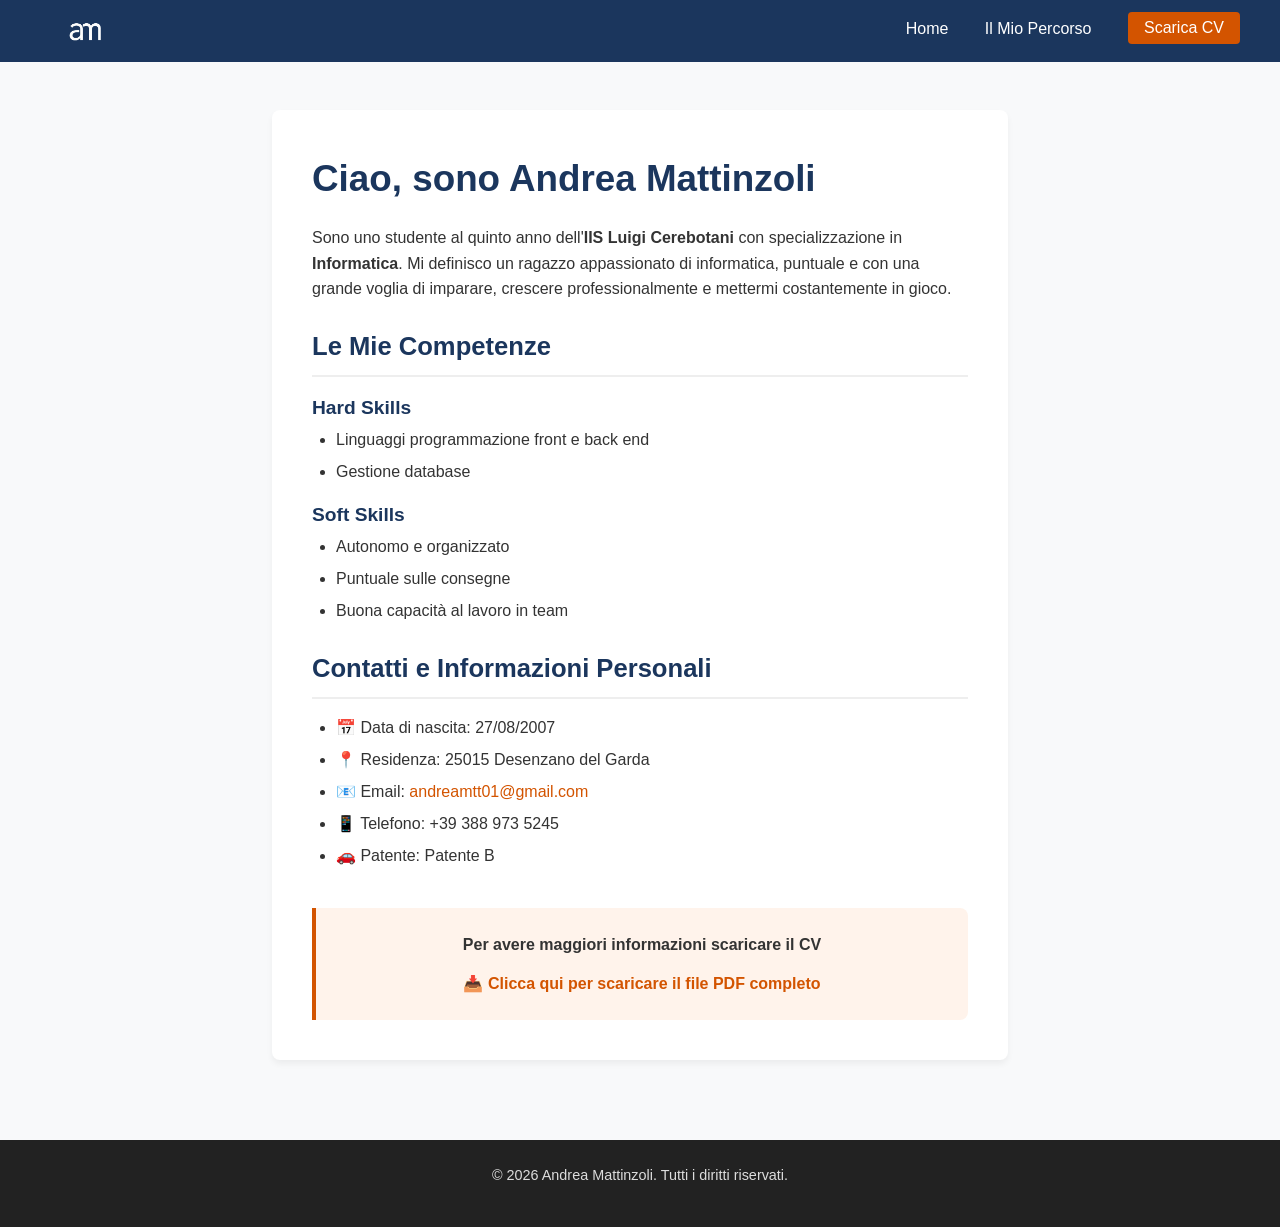
<file: index.html>
<!DOCTYPE html>
<html lang="it">
<head>
    <meta charset="UTF-8">
    <meta name="viewport" content="width=device-width, initial-scale=1.0">
    <title>Home | Andrea Mattinzoli Portfolio</title>
    <link rel="stylesheet" href="style.css">
</head>
<body>

    <header>
        <nav>
            <div class="logo">
                <a href="index.html">
                    <img src="logo.png" alt="Logo Andrea Mattinzoli" class="logo-img">
                </a>
            </div>
            <ul class="nav-links">
                <li><a href="index.html">Home</a></li>
                <li><a href="percorso.html">Il Mio Percorso</a></li>
                <li><a href="Mattinzoli_Andrea_CV_maggio2026.pdf" download class="btn-cv">Scarica CV</a></li>
            </ul>
        </nav>
    </header>

    <main>
        <section>
            <h1>Ciao, sono Andrea Mattinzoli</h1>
            <p>
                Sono uno studente al quinto anno dell'<strong>IIS Luigi Cerebotani</strong> con specializzazione in <strong>Informatica</strong>. 
                Mi definisco un ragazzo appassionato di informatica, puntuale e con una grande voglia di imparare, crescere professionalmente e mettermi costantemente in gioco.
            </p>

            <h2>Le Mie Competenze</h2>
            <div style="margin-top: 1rem;">
                <h3>Hard Skills</h3>
                <ul>
                    <li>Linguaggi programmazione front e back end</li>
                    <li>Gestione database</li>
                </ul>

                <h3>Soft Skills</h3>
                <ul>
                    <li>Autonomo e organizzato</li>
                    <li>Puntuale sulle consegne</li>
                    <li>Buona capacità al lavoro in team</li>
                </ul>
            </div>

            <h2>Contatti e Informazioni Personali</h2>
            <ul>
                <li>📅 Data di nascita: 27/08/2007</li>
                <li>📍 Residenza: 25015 Desenzano del Garda</li>
                <li>📧 Email: <a href="mailto:andreamtt01@gmail.com" style="color: var(--accent-orange); text-decoration: none;">andreamtt01@gmail.com</a></li>
                <li>📱 Telefono: +39 388 973 5245</li>
                <li>🚗 Patente: Patente B</li>
            </ul>

            <div class="cv-info-box">
                <p>Per avere maggiori informazioni scaricare il CV</p>
                <a href="Mattinzoli_Andrea_CV_maggio2026.pdf" download class="btn-inline-cv">📥 Clicca qui per scaricare il file PDF completo</a>
            </div>

        </section>
    </main>

    <footer>
        <p>&copy; 2026 Andrea Mattinzoli. Tutti i diritti riservati.</p>
    </footer>

</body>
</html>
</file>
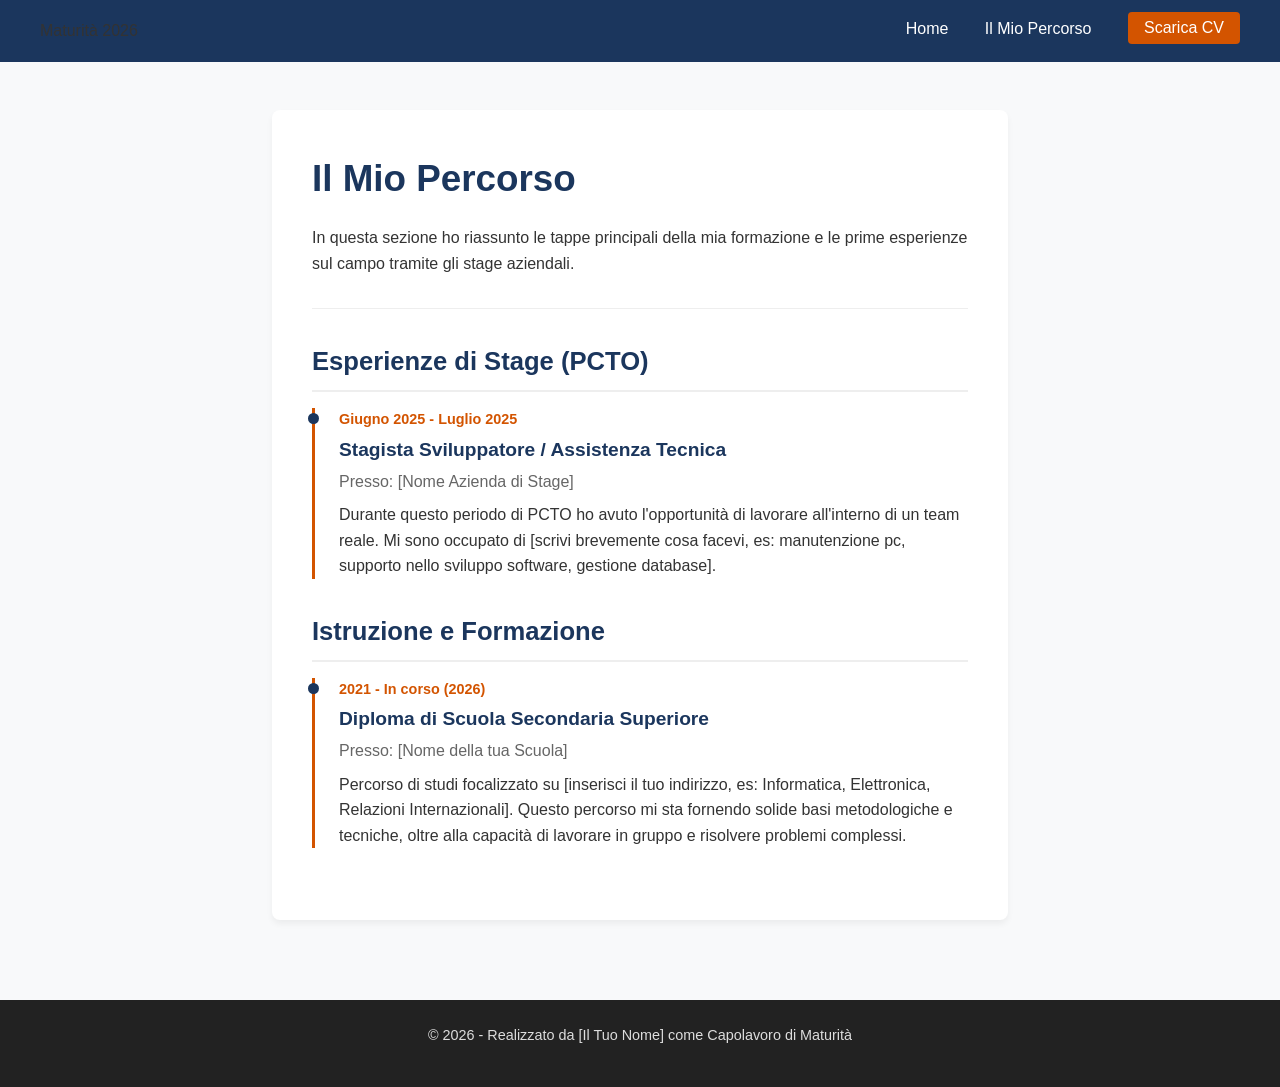
<file: esperienze.html>
<!DOCTYPE html>
<html lang="it">
<head>
    <meta charset="UTF-8">
    <meta name="viewport" content="width=device-width, initial-scale=1.0">
    <title>Il Mio Percorso | Esperienze e Scuola</title>
    <link rel="stylesheet" href="style.css">
</head>
<body>

    <header>
        <nav>
            <div class="logo">Maturità 2026</div>
            <ul class="nav-links">
                <li><a href="index.html">Home</a></li>
                <li><a href="percorso.html">Il Mio Percorso</a></li>
                <li><a href="tuo-cv.pdf" download class="btn-cv">Scarica CV</a></li>
            </ul>
        </nav>
    </header>

    <main>
        <section>
            <h1>Il Mio Percorso</h1>
            <p>In questa sezione ho riassunto le tappe principali della mia formazione e le prime esperienze sul campo tramite gli stage aziendali.</p>
            
            <hr style="border: 0; height: 1px; background: #eee; margin: 2rem 0;">

            <h2>Esperienze di Stage (PCTO)</h2>
            
            <div class="timeline-item">
                <span class="date">Giugno 2025 - Luglio 2025</span>
                <h3>Stagista Sviluppatore / Assistenza Tecnica</h3>
                <h4>Presso: [Nome Azienda di Stage]</h4>
                <p>Durante questo periodo di PCTO ho avuto l'opportunità di lavorare all'interno di un team reale. Mi sono occupato di [scrivi brevemente cosa facevi, es: manutenzione pc, supporto nello sviluppo software, gestione database].</p>
            </div>

            <h2>Istruzione e Formazione</h2>

            <div class="timeline-item">
                <span class="date">2021 - In corso (2026)</span>
                <h3>Diploma di Scuola Secondaria Superiore</h3>
                <h4>Presso: [Nome della tua Scuola]</h4>
                <p>Percorso di studi focalizzato su [inserisci il tuo indirizzo, es: Informatica, Elettronica, Relazioni Internazionali]. Questo percorso mi sta fornendo solide basi metodologiche e tecniche, oltre alla capacità di lavorare in gruppo e risolvere problemi complessi.</p>
            </div>
        </section>
    </main>

    <footer>
        <p>&copy; 2026 - Realizzato da [Il Tuo Nome] come Capolavoro di Maturità</p>
    </footer>

</body>
</html>
</file>
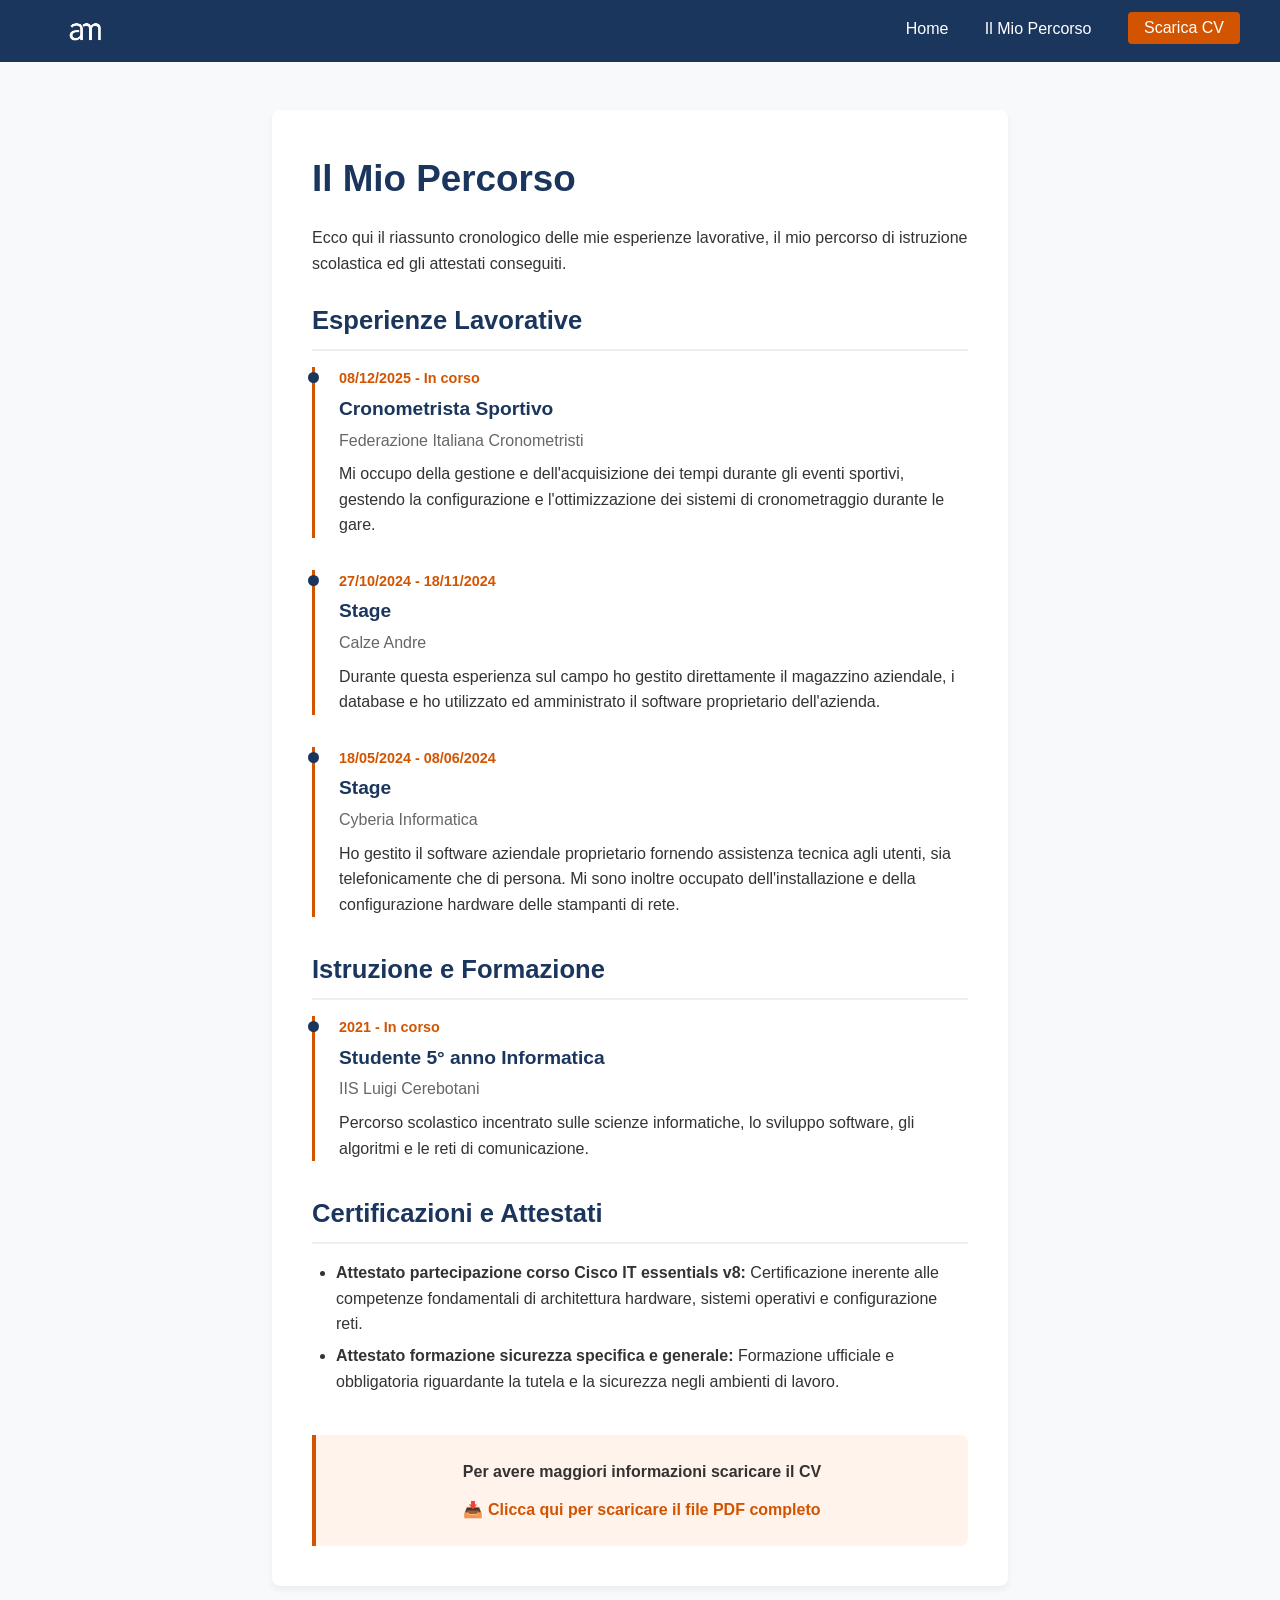
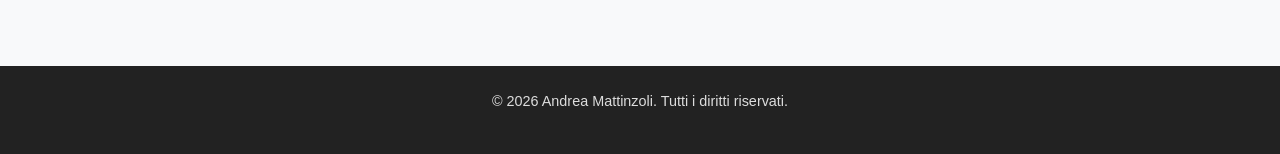
<file: percorso.html>
<!DOCTYPE html>
<html lang="it">
<head>
    <meta charset="UTF-8">
    <meta name="viewport" content="width=device-width, initial-scale=1.0">
    <title>Il Mio Percorso | Andrea Mattinzoli</title>
    <link rel="stylesheet" href="style.css">
</head>
<body>

    <header>
        <nav>
            <div class="logo">
                <a href="index.html">
                    <img src="logo.png" alt="Logo Andrea Mattinzoli" class="logo-img">
                </a>
            </div>
            <ul class="nav-links">
                <li><a href="index.html">Home</a></li>
                <li><a href="percorso.html">Il Mio Percorso</a></li>
                <li><a href="Mattinzoli_Andrea_CV_maggio2026.pdf" download class="btn-cv">Scarica CV</a></li>
            </ul>
        </nav>
    </header>

    <main>
        <section>
            <h1>Il Mio Percorso</h1>
            <p>Ecco qui il riassunto cronologico delle mie esperienze lavorative, il mio percorso di istruzione scolastica ed gli attestati conseguiti.</p>

            <h2>Esperienze Lavorative</h2>
            
            <div class="timeline-item">
                <span class="date">08/12/2025 - In corso</span>
                <h3>Cronometrista Sportivo</h3>
                <h4>Federazione Italiana Cronometristi</h4>
                <p>Mi occupo della gestione e dell'acquisizione dei tempi durante gli eventi sportivi, gestendo la configurazione e l'ottimizzazione dei sistemi di cronometraggio durante le gare.</p>
            </div>

            <div class="timeline-item">
                <span class="date">27/10/2024 - 18/11/2024</span>
                <h3>Stage</h3>
                <h4>Calze Andre</h4>
                <p>Durante questa esperienza sul campo ho gestito direttamente il magazzino aziendale, i database e ho utilizzato ed amministrato il software proprietario dell'azienda.</p>
            </div>

            <div class="timeline-item">
                <span class="date">18/05/2024 - 08/06/2024</span>
                <h3>Stage</h3>
                <h4>Cyberia Informatica</h4>
                <p>Ho gestito il software aziendale proprietario fornendo assistenza tecnica agli utenti, sia telefonicamente che di persona. Mi sono inoltre occupato dell'installazione e della configurazione hardware delle stampanti di rete.</p>
            </div>

            <h2>Istruzione e Formazione</h2>

            <div class="timeline-item">
                <span class="date">2021 - In corso</span>
                <h3>Studente 5° anno Informatica</h3>
                <h4>IIS Luigi Cerebotani</h4>
                <p>Percorso scolastico incentrato sulle scienze informatiche, lo sviluppo software, gli algoritmi e le reti di comunicazione.</p>
            </div>

            <h2>Certificazioni e Attestati</h2>
            <ul>
                <li><strong>Attestato partecipazione corso Cisco IT essentials v8:</strong> Certificazione inerente alle competenze fondamentali di architettura hardware, sistemi operativi e configurazione reti.</li>
                <li><strong>Attestato formazione sicurezza specifica e generale:</strong> Formazione ufficiale e obbligatoria riguardante la tutela e la sicurezza negli ambienti di lavoro.</li>
            </ul>

            <div class="cv-info-box">
                <p>Per avere maggiori informazioni scaricare il CV</p>
                <a href="Mattinzoli_Andrea_CV_maggio2026.pdf" download class="btn-inline-cv">📥 Clicca qui per scaricare il file PDF completo</a>
            </div>

        </section>
    </main>

    <footer>
        <p>&copy; 2026 Andrea Mattinzoli. Tutti i diritti riservati.</p>
    </footer>

</body>
</html>
</file>
<file: style.css>
/* Reset di base per eliminare i margini predefiniti dei browser */
* {
    margin: 0;
    padding: 0;
    box-sizing: border-box;
    font-family: 'Segoe UI', Tahoma, Geneva, Verdana, sans-serif;
}

/* Definizione delle variabili colore richieste */
:root {
    --primary-navy: #1B365D;    /* Blu Navy ereditato dallo screen dell'header */
    --text-anthracite: #333333; /* Antracite */
    --accent-orange: #D35400;   /* Arancio Scuro */
    --bg-light: #F8F9FA;        /* Sfondo chiaro per le pagine */
    --white: #FFFFFF;           /* Bianco per i contenitori */
    --footer-dark: #222222;     /* Colore scuro per la striscia del footer */
}

/* Stile globale del corpo della pagina */
body {
    background-color: var(--bg-light);
    color: var(--text-anthracite);
    line-height: 1.6;
    display: flex;
    flex-direction: column;
    min-height: 100vh;
}

/* =========================================
   BARRA DI NAVIGAZIONE (METODO GRIGLIA RIGIDA)
   ========================================= */
header {
    background-color: var(--primary-navy);
    position: sticky;
    top: 0;
    z-index: 100;
    padding: 12px 2rem; /* Spazio fisso sopra e sotto la barra */
}

nav {
    display: table; /* Trasforma la navbar in una tabella rigida */
    width: 100%;
    max-width: 1200px;
    margin: 0 auto;
}

/* Cella di sinistra: Contiene il Logo */
.logo {
    display: table-cell;
    vertical-align: middle; /* Allineamento millimetrico al centro */
    text-align: left;
}

.logo a {
    display: inline-block;
    vertical-align: middle;
}

.logo-img {
    height: 35px; /* Altezza fissa del logo am */
    width: auto;
    display: block;
}

/* Cella di destra: Contiene il Menu */
.nav-links {
    display: table-cell;
    vertical-align: middle; /* Blocca le scritte e il bottone alla stessa identica altezza del logo */
    text-align: right;      /* Spinge il menu tutto a destra */
    list-style: none;
}

/* Forza i singoli elementi della lista a stare affiancati senza andare a capo */
.nav-links li {
    display: inline-block;
    vertical-align: middle;
    margin-left: 2rem; /* Spazio orizzontale tra le voci del menu */
}

.nav-links a {
    color: var(--white);
    text-decoration: none;
    font-weight: 500;
    transition: color 0.3s;
    display: inline-block;
    vertical-align: middle;
    line-height: 1; /* Rimuove lo spazio extra ereditato dal body */
}

.nav-links a:hover {
    color: var(--accent-orange);
}

/* Pulsante Scarica CV */
.btn-cv {
    background-color: var(--accent-orange);
    color: var(--white) !important;
    padding: 8px 16px; /* Crea la sagoma rettangolare del bottone */
    border-radius: 4px;
    transition: background-color 0.3s !important;
    display: inline-block;
    vertical-align: middle;
}

.btn-cv:hover {
    background-color: #A04000;
}

/* =========================================
   CONTENUTO PRINCIPALE (MAIN)
   ========================================= */
main {
    max-width: 800px;
    margin: 3rem auto;
    padding: 0 2rem;
    flex: 1; 
}

section {
    background: var(--white);
    padding: 2.5rem;
    border-radius: 8px;
    box-shadow: 0 4px 6px rgba(0, 0, 0, 0.05);
    margin-bottom: 2rem;
}

h1, h2, h3 {
    color: var(--primary-navy);
    margin-bottom: 1rem;
}

h1 { font-size: 2.3rem; }
h2 { font-size: 1.6rem; border-bottom: 2px solid #eee; padding-bottom: 0.5rem; margin-top: 1.5rem; }
h3 { font-size: 1.2rem; margin-bottom: 0.2rem; }
h4 { color: #666; font-weight: 500; margin-bottom: 0.5rem; }
p { margin-bottom: 1rem; }
ul { margin-left: 1.5rem; margin-bottom: 1rem; }
li { margin-bottom: 0.4rem; }

.timeline-item {
    border-left: 3px solid var(--accent-orange);
    padding-left: 1.5rem;
    margin-bottom: 2rem;
    position: relative;
}

.timeline-item::before {
    content: '';
    position: absolute;
    left: -7px;
    top: 5px;
    width: 11px;
    height: 11px;
    background-color: var(--primary-navy);
    border-radius: 50%;
}

.date {
    font-weight: bold;
    color: var(--accent-orange);
    font-size: 0.9rem;
    display: block;
    margin-bottom: 0.2rem;
}

.cv-info-box {
    background-color: #FFF3EB;
    border-left: 4px solid var(--accent-orange);
    padding: 1.5rem;
    border-radius: 0 8px 8px 0;
    margin-top: 2.5rem;
    text-align: center;
}

.cv-info-box p {
    margin-bottom: 0.8rem;
    font-weight: bold;
}

.cv-info-box .btn-inline-cv {
    color: var(--accent-orange);
    font-weight: bold;
    text-decoration: none;
}

.cv-info-box .btn-inline-cv:hover {
    text-decoration: underline;
}

/* =========================================
   FOOTER
   ========================================= */
footer {
    background-color: var(--footer-dark);
    color: #DDDDDD;
    text-align: center;
    padding: 1.5rem 2rem;
    font-size: 0.9rem;
    width: 100%;
}
</file>
